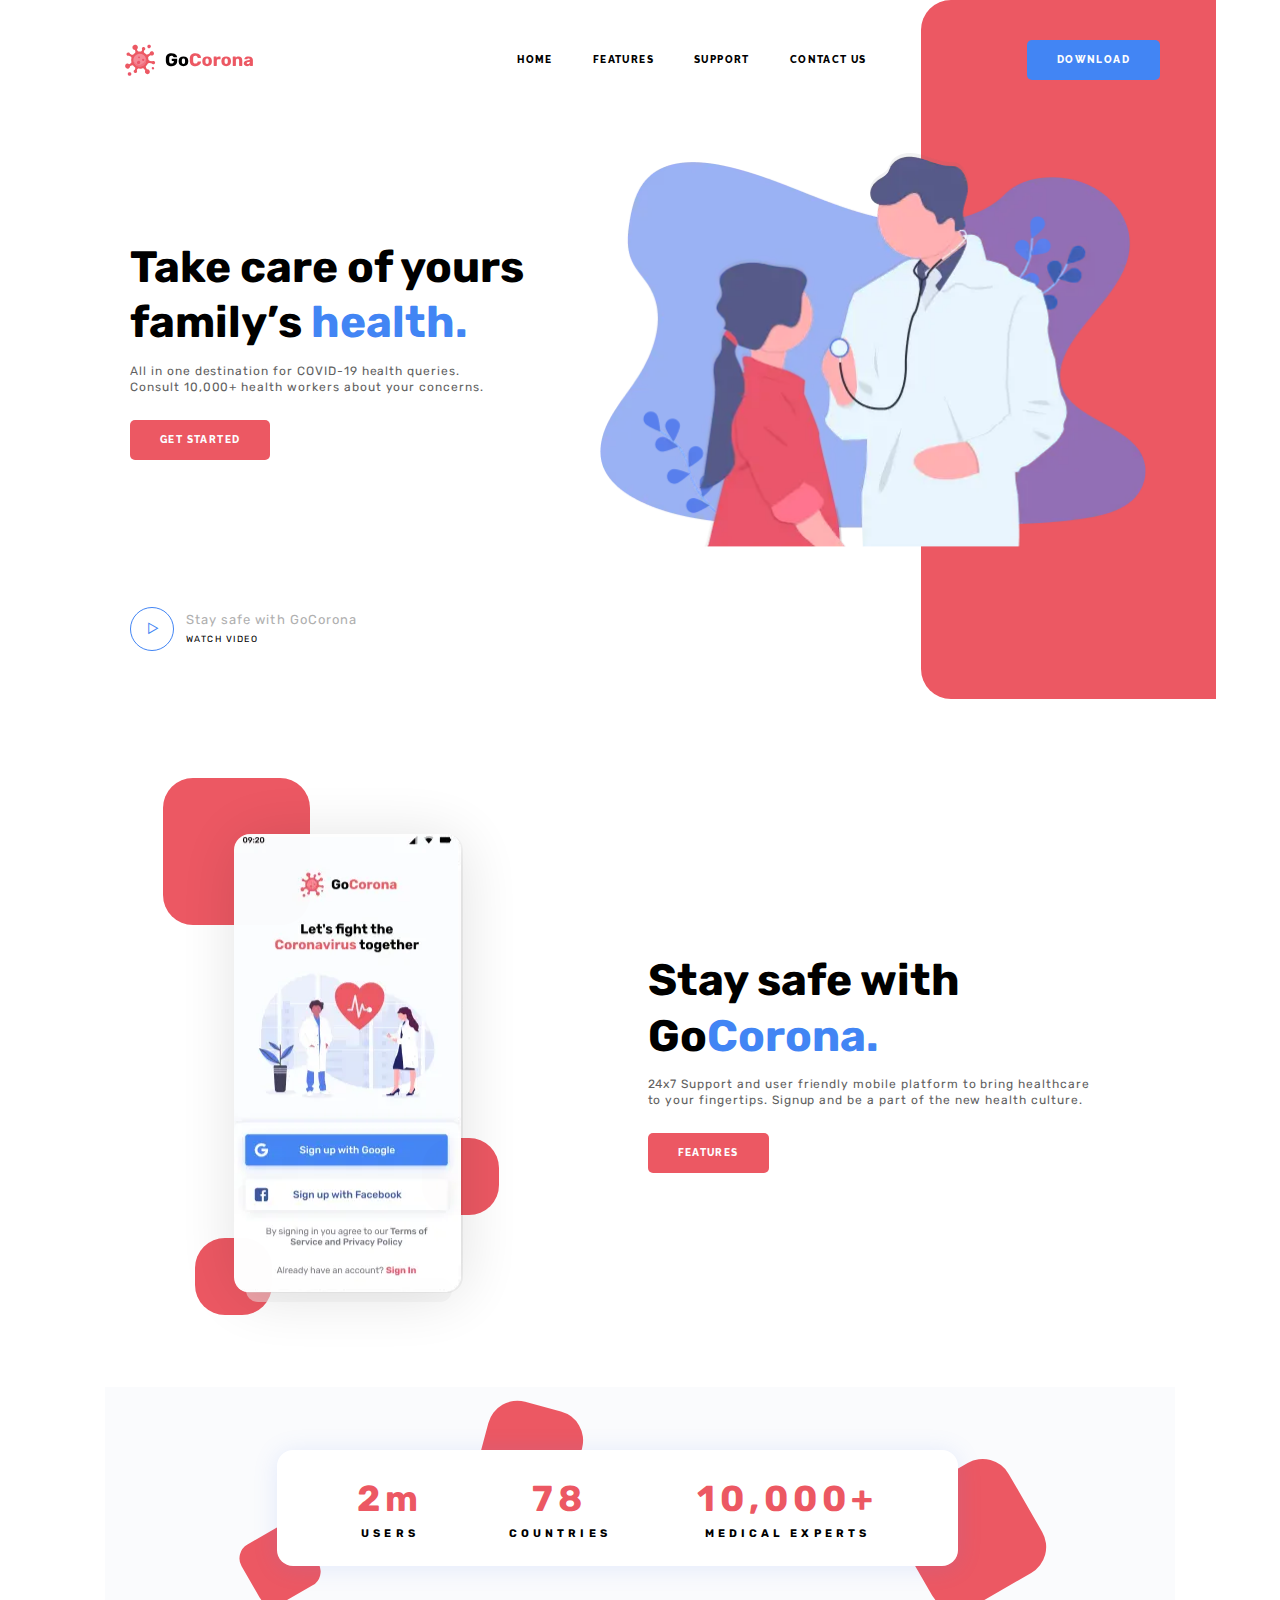
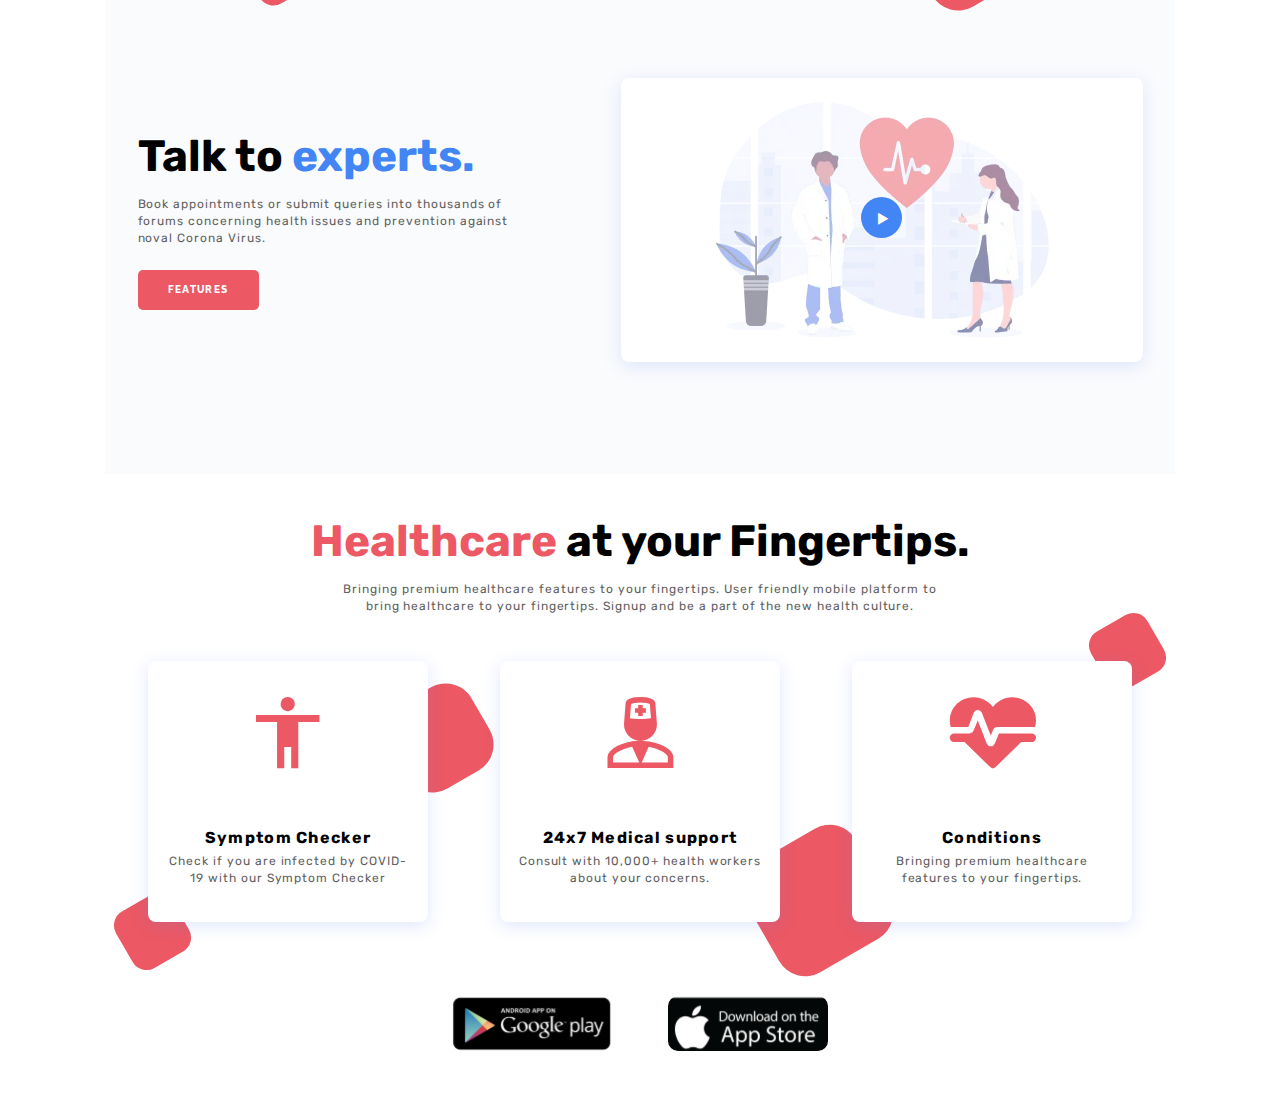
<file: index.html>
<!DOCTYPE html>
<html lang="en">

<head>
	<title>HomePage</title>
	<meta charset="UTF-8">
	<meta name="format-detection" content="telephone=no">
	<!-- <style>body{opacity: 0;}</style> -->
	<link rel="stylesheet" href="css/style.min.css?_v=20230410224510">
	<link rel="shortcut icon" href="favicon.ico">
	<!-- <meta name="robots" content="noindex, nofollow"> -->
	<meta name="viewport" content="width=device-width, initial-scale=1.0">
</head>

<body>
	<div class="wrapper">
		<header class="header">
			<div class="header__container">
				<a href="" class="header__logo">
					<img src="img/logo.svg" alt="">
				</a>
				<div class="header__menu menu">
					<nav class="menu__body">
						<ul class="menu__list">
							<li class="menu__item"><a href="" class="menu__link">HOME</a></li>
							<li class="menu__item"><a href="" class="menu__link">FEATURES</a></li>
							<li class="menu__item"><a href="" class="menu__link">SUPPORT</a></li>
							<li class="menu__item"><a href="" class="menu__link">CONTACT US</a></li>
						</ul>
					</nav>
				</div>
				<a href="" class="header__button _button">DOWNLOAD</a>
				<button type="button" class="menu__icon icon-menu"><span></span></button>
			</div>
		</header>
		<main class="page">
			<section class="page__main main">
				<div class="main__container">
					<div class="main__body">
						<div class="main__column body_column">
							<h1 class="body_column__title _title">Take care of yours family’s <span>health.</span></h1>
							<div class="body_column__text _text">All in one destination for COVID-19 health queries.<br> Consult 10,000+ health workers about your concerns.</div>
							<a href="" class="body_column__button _button">GET STARTED</a>
						</div>
						<div class="main__image">
							<picture><source srcset="img/main/main.webp" type="image/webp"><img src="img/main/main.png" alt=""></picture>
						</div>
					</div>
					<div class="main__bottom bottom-main">
						<a href="" class="bottom-main__icon _icon-play-blue"></a>
						<div class="bottom-main__body">
							<div class="bottom-main__name">Stay safe with GoCorona</div>
							<div class="bottom-main__text">Watch Video</div>
						</div>
					</div>
				</div>
			</section>
			<section class="page__stay stay">
				<div class="stay__container">
					<div class="stay__image">
						<div class="stay__cub stay_cub-1 _cub"></div>
						<div class="stay__cub stay_cub-2 _cub"></div>
						<div class="stay__cub stay_cub-3 _cub"></div>
						<div class="stay__img">
						</div>

					</div>
					<div class="stay__body body_column">
						<h2 class="body_column__title _title">Stay safe with Go<span>Corona.</span></h2>
						<div class="body_column__text _text">24x7 Support and user friendly mobile platform to bring healthcare to your fingertips. Signup and be a part of the new
							health culture.</div>
						<a href="" class="body_column__button _button">Features</a>
					</div>
				</div>
			</section>
			<section class="page__talk talk">
				<div class="talk__container">
					<div class="talk__label label-talk">
						<div class="label-talk__cub talk_cub-1 _cub"></div>
						<div class="label-talk__cub talk_cub-2 _cub"></div>
						<div class="label-talk__cub talk_cub-3 _cub"></div>
						<div class="label-talk__items">

							<div class="label-talk__item">
								<h3 class="label-talk__title">2m</h3>
								<div class="label-talk__text">Users</div>
							</div>
							<div class="label-talk__item">
								<h3 class="label-talk__title">78</h3>
								<div class="label-talk__text">Countries</div>
							</div>
							<div class="label-talk__item">
								<h3 class="label-talk__title">10,000+</h3>
								<div class="label-talk__text">Medical experts</div>
							</div>
						</div>
					</div>
					<div class="talk__body">
						<div class="talk__column body_column">
							<h2 class="body_column__title _title">Talk to <span>experts.</span></h2>
							<div class="body_column__text _text">Book appointments or submit queries into thousands of forums concerning health issues and prevention against noval
								Corona Virus.</div>
							<a href="" class="body_column__button _button">Features</a>
						</div>
						<div class="talk__image">
							<div class="talk__img">
								<div class="talk__icon _icon-play"></div>
								<picture><source srcset="img/talk/01.webp" type="image/webp"><img src="img/talk/01.png" alt="image"></picture>
							</div>
						</div>
					</div>
				</div>
			</section>
			<section class="page__healthcare healthcare">
				<div class="healthcare__container">
					<div class="healthcare__body body_column">
						<h2 class="body_column__title _title"><span>Healthcare </span>at your Fingertips.</h2>
						<div class="body_column__text _text">Bringing premium healthcare features to your fingertips. User friendly mobile platform to bring healthcare to your
							fingertips. Signup and be a part of the new health culture.</div>
					</div>
					<div class="healthcare__items">
						<div class="healthcare__item item-healthcare">
							<div class="item-healthcare__icon _icon-person"></div>
							<h3 class="item-healthcare__title">Symptom Checker</h3>
							<div class="item-healthcare__text _text">Check if you are infected by COVID-19 with our Symptom Checker</div>
						</div>
						<div class="healthcare__item item-healthcare">
							<div class="item-healthcare__icon _icon-medical"></div>
							<h3 class="item-healthcare__title">24x7 Medical support</h3>
							<div class="item-healthcare__text _text">Consult with 10,000+ health workers about your concerns.</div>
						</div>
						<div class="healthcare__item item-healthcare">
							<div class="item-healthcare__icon _icon-health"></div>
							<h3 class="item-healthcare__title">Conditions</h3>
							<div class="item-healthcare__text _text">Bringing premium healthcare features to your fingertips.</div>
						</div>
					</div>
				</div>
			</section>
		</main>
		<footer class="footer">
			<div class="footer__container">
				<div class="footer__links">
					<a href="" class="footer__link">
						<img src="img/footer/01.svg" alt="">
					</a>
					<a href="" class="footer__link">
						<img src="img/footer/02.svg" alt="">
					</a>
				</div>
			</div>
		</footer>
	</div>
	<script src="js/app.min.js?_v=20230410224510"></script>
</body>

</html>
</file>
<file: css/style.min.css>
@charset "UTF-8";@import url(https://fonts.googleapis.com/css?family=Rubik:regular,700&display=swap);@import url(https://fonts.googleapis.com/css?family=Raleway:700,800&display=swap);@font-face{font-family:icons;font-display:swap;src:url(../fonts/icons.woff2) format("woff2"),url(../fonts/icons.woff) format("woff");font-weight:400;font-style:normal}[class*=_icon-]:before{font-family:icons;font-style:normal;font-weight:400;font-variant:normal;text-transform:none;line-height:1;-webkit-font-smoothing:antialiased;-moz-osx-font-smoothing:grayscale}[class*=_icon-]:before{display:block}._icon-play-blue:before{content:"\e904";color:#4285f4}._icon-health:before{content:"\e900"}._icon-medical:before{content:"\e901"}._icon-person:before{content:"\e902"}._icon-play:before{content:"\e903"}*{padding:0;margin:0;border:0}*,:after,:before{-webkit-box-sizing:border-box;box-sizing:border-box}body,html{height:100%;min-width:320px}body{color:#616161;line-height:1;font-family:Rubik;font-size:.75rem;-ms-text-size-adjust:100%;-moz-text-size-adjust:100%;-webkit-text-size-adjust:100%;-webkit-font-smoothing:antialiased;-moz-osx-font-smoothing:grayscale}button,input,textarea{font-family:Rubik;font-size:inherit}button{cursor:pointer;color:inherit;background-color:transparent}a{color:inherit;text-decoration:none}ul li{list-style:none}img{vertical-align:top}h1,h2,h3,h4,h5,h6{font-weight:inherit;font-size:inherit}.lock body{overflow:hidden;-ms-touch-action:none;touch-action:none;-ms-scroll-chaining:none;overscroll-behavior:none}.wrapper{min-height:100%;display:-webkit-box;display:-ms-flexbox;display:flex;-webkit-box-orient:vertical;-webkit-box-direction:normal;-ms-flex-direction:column;flex-direction:column;overflow:hidden}@supports (overflow:clip){.wrapper{overflow:clip}}.wrapper>main{-webkit-box-flex:1;-ms-flex:1 1 auto;flex:1 1 auto}.wrapper>*{min-width:0}[class*=__container]{max-width:66.875rem;margin:0 auto;padding:0 .9375rem}[class*=-ibg]{position:relative}[class*=-ibg] img{position:absolute;width:100%;height:100%;top:0;left:0;-o-object-fit:cover;object-fit:cover}[class*=-ibg_contain] img{-o-object-fit:contain;object-fit:contain}._button{border-radius:.3125rem;padding:.875rem 1.875rem;font-family:Raleway;font-weight:800;font-size:.625rem;line-height:1.2;text-align:center;letter-spacing:.14em;text-transform:uppercase;color:#fcfdfe;background:#ec5863;-webkit-transition:all .3s ease 0s;-o-transition:all .3s ease 0s;transition:all .3s ease 0s}._title{color:#000;font-weight:700;font-size:44px;line-height:1.26}._text{line-height:1.38;letter-spacing:.08em}._cub{position:absolute;background:#ec5863;border-radius:1.875rem}.body_column{max-width:28.75rem;display:-webkit-box;display:-ms-flexbox;display:flex;-webkit-box-orient:vertical;-webkit-box-direction:normal;-ms-flex-direction:column;flex-direction:column;-webkit-box-pack:center;-ms-flex-pack:center;justify-content:center;-webkit-box-align:start;-ms-flex-align:start;align-items:flex-start;margin-right:.625rem}.body_column__title:not(:last-child){margin-bottom:.75rem}.body_column__text:not(:last-child){margin-bottom:1.5rem}.header{z-index:999}.header__container{display:-webkit-box;display:-ms-flexbox;display:flex;height:7.5rem;-webkit-box-pack:center;-ms-flex-pack:center;justify-content:center;-webkit-box-align:center;-ms-flex-align:center;align-items:center;gap:.9375rem}.header__logo{z-index:999;-webkit-transition:all .2s ease 0s;-o-transition:all .2s ease 0s;transition:all .2s ease 0s}.header__menu{-webkit-box-flex:1;-ms-flex:1 1 auto;flex:1 1 auto}.header__button{z-index:999;background:#4285f4;-webkit-transition:all .3s ease 0s;-o-transition:all .3s ease 0s;transition:all .3s ease 0s}.menu__list{display:-webkit-box;display:-ms-flexbox;display:flex;-webkit-box-pack:end;-ms-flex-pack:end;justify-content:end;-ms-flex-wrap:wrap;flex-wrap:wrap}.menu__item{font-family:Raleway;font-weight:800;font-size:.625rem;line-height:1.2;letter-spacing:.14em;color:#000;-webkit-transition:all .3s ease 0s;-o-transition:all .3s ease 0s;transition:all .3s ease 0s}.icon-menu{display:none}.footer__container{margin-top:2.125rem;margin-bottom:2.875rem}.footer__links{display:-webkit-box;display:-ms-flexbox;display:flex;-webkit-box-pack:center;-ms-flex-pack:center;justify-content:center;-webkit-box-align:center;-ms-flex-align:center;align-items:center;-ms-flex-wrap:wrap;flex-wrap:wrap}.footer__link{width:10rem;height:3.4375rem;-webkit-transition:all .3s ease 0s;-o-transition:all .3s ease 0s;transition:all .3s ease 0s;overflow:hidden;border-radius:.625rem}.footer__link img{width:100%}.footer__link:nth-child(2) img{-webkit-transform:scale(1.2);-ms-transform:scale(1.2);transform:scale(1.2)}.main__container{max-width:72rem;padding-top:9.5625rem;margin-top:-7.5rem;position:relative}.main__container::before{content:"";position:absolute;top:0;right:0;height:100%;z-index:-1;border-radius:1.875rem 0 0 1.875rem;background-color:#ec5863}.main__body{display:-webkit-box;display:-ms-flexbox;display:flex}.main__body span{color:#4285f4}.main__image img{max-width:100%}.body-main{display:-webkit-box;display:-ms-flexbox;display:flex}.body-main__column{max-width:28.75rem;display:-webkit-box;display:-ms-flexbox;display:flex;-webkit-box-orient:vertical;-webkit-box-direction:normal;-ms-flex-direction:column;flex-direction:column;-webkit-box-pack:center;-ms-flex-pack:center;justify-content:center;-webkit-box-align:start;-ms-flex-align:start;align-items:flex-start;margin-right:.625rem}.body-main__title span{color:#4285f4}.body-main__title:not(:last-child){margin-bottom:.75rem}.body-main__text:not(:last-child){margin-bottom:1.5rem}.body-main__image img{max-width:100%}.bottom-main{display:-webkit-box;display:-ms-flexbox;display:flex;-webkit-box-align:center;-ms-flex-align:center;align-items:center;height:2.75rem}.bottom-main__icon{font-size:.8125rem;margin-right:.75rem;width:2.75rem;height:2.75rem;border-radius:50%;display:-webkit-box;display:-ms-flexbox;display:flex;-webkit-box-pack:center;-ms-flex-pack:center;justify-content:center;-webkit-box-align:center;-ms-flex-align:center;align-items:center;border:.0625rem solid #4285f4;-webkit-transition:all .3s ease 0s;-o-transition:all .3s ease 0s;transition:all .3s ease 0s}.bottom-main__icon::before{margin-left:.1875rem;-webkit-transition:color .3s ease 0s;-o-transition:color .3s ease 0s;transition:color .3s ease 0s}.bottom-main__name{font-size:.8125rem;line-height:1.26;letter-spacing:.08em;color:#b0b0b0}.bottom-main__name:not(:last-child){margin-bottom:.3125rem}.bottom-main__text{font-size:.5625rem;line-height:1.26;letter-spacing:.165em;text-transform:uppercase;color:#000}.stay__container{display:-webkit-box;display:-ms-flexbox;display:flex;-webkit-box-pack:center;-ms-flex-pack:center;justify-content:center;-webkit-box-align:center;-ms-flex-align:center;align-items:center}.stay__image{width:14.3125rem;height:28.6875rem;position:relative;margin-left:4.4375rem}.stay__image::before{content:"";background:rgba(240,240,240,.49);border-radius:1rem;width:12.875rem;height:1.5rem;position:absolute;left:.75rem;bottom:-.5625rem;z-index:1}.no-webp .stay__img{background:url(../img/stay/01.png) 50% 45% no-repeat}.stay__img{position:relative;width:14.3125rem;height:28.6875rem;-webkit-filter:drop-shadow(2px 4px 32px rgba(0, 0, 0, .12));filter:drop-shadow(2px 4px 32px rgba(0, 0, 0, .12));border-radius:1rem;z-index:99;opacity:.99}.stay__cub{z-index:-1}.stay_cub-1{left:-31%;top:-12%;width:9.1875rem;height:9.1875rem}.stay_cub-2{left:-17%;bottom:-5%;width:4.8125rem;height:4.8125rem}.stay_cub-3{right:-16%;bottom:17%;width:4.8125rem;height:4.8125rem;z-index:-1}.body_column span{color:#ec5863}.talk__container{background:#fafbfd;display:-webkit-box;display:-ms-flexbox;display:flex;-webkit-box-orient:vertical;-webkit-box-direction:normal;-ms-flex-direction:column;flex-direction:column;-webkit-box-pack:center;-ms-flex-pack:center;justify-content:center;-webkit-box-align:center;-ms-flex-align:center;align-items:center;margin-top:2.5625rem;padding-top:.75rem;margin-bottom:2.5rem}.talk__label{position:relative}.talk__body{display:-webkit-box;display:-ms-flexbox;display:flex;-webkit-box-pack:center;-ms-flex-pack:center;justify-content:center;-webkit-box-align:center;-ms-flex-align:center;align-items:center}.talk__column{max-width:24.5625rem}.talk__image{position:relative;-webkit-box-flex:1;-ms-flex:1 1 auto;flex:1 1 auto;background:#fff;-webkit-box-shadow:0 .25rem 1.125rem rgba(88,126,236,.18);box-shadow:0 .25rem 1.125rem rgba(88,126,236,.18);border-radius:.5rem;padding:1.5rem 5.875rem}.talk__icon{cursor:pointer;position:absolute;left:46%;top:42%;border-radius:50%;width:2.5625rem;height:2.5625rem;display:-webkit-box;display:-ms-flexbox;display:flex;-webkit-box-pack:center;-ms-flex-pack:center;justify-content:center;-webkit-box-align:center;-ms-flex-align:center;align-items:center;background-color:#4285f4;font-size:.75rem;color:#fff;-webkit-transition:all .3s ease 0s;-o-transition:all .3s ease 0s;transition:all .3s ease 0s}.talk__icon::before{margin-left:.25rem;margin-top:.1875rem}.label-talk{padding:3.1875rem 4.75rem 2.0625rem 1.9375rem}.label-talk__items{position:relative;background-color:#fff;display:-webkit-box;display:-ms-flexbox;display:flex;-webkit-box-pack:center;-ms-flex-pack:center;justify-content:center;-webkit-box-align:center;-ms-flex-align:center;align-items:center;-webkit-box-shadow:0 .125rem 1.5rem rgba(88,126,236,.15);box-shadow:0 .125rem 1.5rem rgba(88,126,236,.15);border-radius:1rem;padding:1.625rem 5rem;z-index:22}.label-talk__item{text-align:center}.label-talk__title{color:#ec5863;font-weight:700;font-size:2.25rem;line-height:1.2777777778;letter-spacing:.14em}.label-talk__title:not(:last-child){margin-bottom:.3125rem}.label-talk__text{font-weight:700;font-size:.6875rem;line-height:1.1818181818;letter-spacing:.37em;text-transform:uppercase;color:#000}.talk_cub-1{-webkit-transform:rotate(105deg);-ms-transform:rotate(105deg);transform:rotate(105deg);top:3%;left:30%;width:6.06rem;height:6.06rem;z-index:1}.talk_cub-2{-webkit-transform:rotate(-30deg);-ms-transform:rotate(-30deg);transform:rotate(-30deg);bottom:0;left:0;width:4.234375rem;height:4.234375rem;border-radius:1rem;z-index:1}.talk_cub-3{-webkit-transform:rotate(-30deg);-ms-transform:rotate(-30deg);transform:rotate(-30deg);bottom:0;right:0;width:7.966875rem;height:7.966875rem;z-index:1}.body_column span{color:#4285f4}.healthcare__container{margin-top:2.5rem;margin-bottom:2.5rem;display:-ms-grid;display:grid;-webkit-box-pack:stretch;-ms-flex-pack:stretch;justify-content:stretch;-webkit-box-align:center;-ms-flex-align:center;align-items:center}.healthcare__body{-webkit-box-align:center;-ms-flex-align:center;align-items:center;min-width:100%;text-align:center}.healthcare__body span{color:#ec5863}.healthcare__body .body_column__text{max-width:37.5rem}.healthcare__items{display:-webkit-box;display:-ms-flexbox;display:flex;-webkit-box-pack:center;-ms-flex-pack:center;justify-content:center;-webkit-box-align:start;-ms-flex-align:start;align-items:start;text-align:center}.healthcare__item:first-child::after{content:"";position:absolute;left:-10%;bottom:-16%;background:#ec5863;border-radius:1rem;-webkit-transform:rotate(-30deg);-ms-transform:rotate(-30deg);transform:rotate(-30deg);width:4.0625rem;height:4.0625rem;z-index:-1}.healthcare__item:first-child::before{content:"";position:absolute;right:-21%;top:11%;background:#ec5863;border-radius:1.875rem;-webkit-transform:rotate(-30deg);-ms-transform:rotate(-30deg);transform:rotate(-30deg);width:6rem;height:6rem;z-index:-1}.healthcare__item:nth-child(2)::before{content:"";position:absolute;right:-36%;bottom:-16%;background:#ec5863;border-radius:1.875rem;-webkit-transform:rotate(-30deg);-ms-transform:rotate(-30deg);transform:rotate(-30deg);width:7.9375rem;height:7.9375rem;z-index:-1}.healthcare__item:nth-child(3)::before{content:"";position:absolute;right:-10%;top:-16%;background:#ec5863;border-radius:1rem;-webkit-transform:rotate(-30deg);-ms-transform:rotate(-30deg);transform:rotate(-30deg);width:4.0625rem;height:4.0625rem;z-index:-1}.item-healthcare{max-width:17.5rem;padding:2.25rem 1.125rem;display:-webkit-box;display:-ms-flexbox;display:flex;-webkit-box-orient:vertical;-webkit-box-direction:normal;-ms-flex-direction:column;flex-direction:column;-webkit-box-pack:center;-ms-flex-pack:center;justify-content:center;-webkit-box-align:center;-ms-flex-align:center;align-items:center;background:#fff;position:relative;-webkit-box-shadow:0 .25rem 1.125rem rgba(88,126,236,.18);box-shadow:0 .25rem 1.125rem rgba(88,126,236,.18);border-radius:.5rem}.item-healthcare__icon{color:#ec5863;font-size:4.5rem}.item-healthcare__icon:not(:last-child){margin-bottom:3.625rem}.item-healthcare__title{font-weight:700;font-size:1rem;line-height:1.38;letter-spacing:.08em;color:#000}.item-healthcare__title:not(:last-child){margin-bottom:.25rem}@media (min-width:66.875em){._title{font-size:2.75rem}.menu__list{gap:2.5rem}.footer__links{gap:3.5rem}.main__container{padding-bottom:3rem}.main__container::before{width:18.4375rem}.main__body{margin-bottom:3.75rem}.stay__container{margin-top:8.4375rem}.stay__container{margin-bottom:5.875rem}.talk__container{padding-bottom:7rem}.talk__body{gap:5rem}.talk__image{padding-right:5.875rem}.talk__image{padding-left:5.875rem}.label-talk{margin-bottom:4.9375rem}.label-talk__title{font-size:2.25rem}.healthcare__body:not(:last-child){margin-bottom:2.9375rem}.healthcare__items{gap:4.5rem}}@media (min-width:72em){.menu__list{margin-right:9.0625rem}.main__container{padding-right:4.375rem}.main__container{padding-left:4.125rem}.stay__image{margin-right:11.5625rem}.label-talk{padding-right:4.75rem}.label-talk{padding-left:1.9375rem}.label-talk__items{gap:5.375rem}}@media (max-width:20em){._title{font-size:1.875rem}.menu__list{gap:.9375rem}.footer__links{gap:1.25rem}.main__container{padding-bottom:1.875rem}.main__container::before{width:5rem}.main__body{margin-bottom:1.25rem}.stay__container{margin-top:1.875rem}.stay__container{margin-bottom:1.875rem}.talk__container{padding-bottom:2.5rem}.talk__body{gap:1.25rem}.talk__image{padding-right:2.5rem}.talk__image{padding-left:2.5rem}.label-talk{margin-bottom:3.125rem}.label-talk__title{font-size:1.5625rem}.healthcare__body:not(:last-child){margin-bottom:1.875rem}.healthcare__items{gap:1.875rem}}@media (max-width:61.99875em){.header__container{height:5.625rem}.main__container{margin-top:-5.625rem;padding-top:7.6875rem}}@media (max-width:47.99875em){.header__container{height:3.75rem}.menu__body{position:fixed;left:-200%;top:0;height:100%;width:100%;background-color:#ec5863;-webkit-transition:all .3s ease 0s;-o-transition:all .3s ease 0s;transition:all .3s ease 0s;overflow:auto}.menu__body::before{content:"";position:fixed;left:-200%;top:0;width:100%;height:3.75rem;background:#616161;-webkit-transition:all .3s ease 0s;-o-transition:all .3s ease 0s;transition:all .3s ease 0s}.menu-open .menu__body{left:0}.menu-open .menu__body::before{left:0}.menu__list{padding:5.625rem 2.5rem;-webkit-box-orient:vertical;-webkit-box-direction:normal;-ms-flex-direction:column;flex-direction:column;-webkit-box-align:center;-ms-flex-align:center;align-items:center;row-gap:1.875rem}.menu__item{font-size:1.875rem;color:#fff}.icon-menu{display:block;position:relative;width:1.875rem;height:1.125rem;z-index:5}.icon-menu span,.icon-menu::after,.icon-menu::before{content:"";-webkit-transition:all .3s ease 0s;-o-transition:all .3s ease 0s;transition:all .3s ease 0s;right:0;position:absolute;width:100%;height:.125rem;background-color:#000}.icon-menu::before{top:0}.icon-menu::after{bottom:0}.icon-menu span{top:calc(50% - .0625rem)}.menu-open .icon-menu span{width:0}.menu-open .icon-menu::before{top:calc(50% - .0625rem);-webkit-transform:rotate(-45deg);-ms-transform:rotate(-45deg);transform:rotate(-45deg)}.menu-open .icon-menu::after{bottom:calc(50% - .0625rem);-webkit-transform:rotate(45deg);-ms-transform:rotate(45deg);transform:rotate(45deg)}.main__container{margin-top:-3.75rem;padding-top:5.1875rem}.stay__container{-webkit-box-orient:vertical;-webkit-box-direction:reverse;-ms-flex-direction:column-reverse;flex-direction:column-reverse;row-gap:5rem}.stay__image{margin-right:0;margin-left:0;display:-webkit-box;display:-ms-flexbox;display:flex;-webkit-box-pack:center;-ms-flex-pack:center;justify-content:center;-webkit-box-align:center;-ms-flex-align:center;align-items:center;padding-left:0;padding-top:0;z-index:1}.talk__body{-webkit-box-orient:vertical;-webkit-box-direction:normal;-ms-flex-direction:column;flex-direction:column}.talk__img img{width:100%}.label-talk__items{-ms-flex-wrap:wrap;flex-wrap:wrap;-ms-flex-pack:distribute;justify-content:space-around;gap:1.25rem}.healthcare__items{-ms-flex-wrap:wrap;flex-wrap:wrap}.healthcare__item:nth-child(3)::before{left:-10%}}@media (max-width:47.99875em) and (any-hover:none){.icon-menu{cursor:default}}@media (max-width:42.5em){.label-talk{padding-right:.0000000625rem}.label-talk{padding-left:.0000000625rem}}@media (max-width:29.99875em){.header__button{padding:.3125rem .8125rem;font-size:0}.header__button::before{content:"";display:block;background:url(../img/download.svg) center no-repeat;height:1.875rem;width:1.875rem;color:#fff}.main__container::before{border-radius:.625rem 0 0 .625rem}.main__body{-webkit-box-orient:vertical;-webkit-box-direction:normal;-ms-flex-direction:column;flex-direction:column;row-gap:1.875rem}.body-main{-webkit-box-orient:vertical;-webkit-box-direction:normal;-ms-flex-direction:column;flex-direction:column;row-gap:1.875rem}}@media (min-width:20em) and (max-width:66.875em){@supports (font-size:clamp(1.875rem ,1.5016666667rem + 1.8666666667vw ,2.75rem)){._title{font-size:clamp(1.875rem ,1.5016666667rem + 1.8666666667vw ,2.75rem)}}@supports not (font-size:clamp(1.875rem ,1.5016666667rem + 1.8666666667vw ,2.75rem)){._title{font-size:calc(1.875rem + .875 * (100vw - 20rem)/ 46.875)}}@supports (gap:clamp(0.9375rem ,0.2708333333rem + 3.3333333333vw ,2.5rem)){.menu__list{gap:clamp(.9375rem ,.2708333333rem + 3.3333333333vw ,2.5rem)}}@supports not (gap:clamp(0.9375rem ,0.2708333333rem + 3.3333333333vw ,2.5rem)){.menu__list{gap:calc(.9375rem + 1.5625 * (100vw - 20rem)/ 46.875)}}@supports (gap:clamp(1.25rem ,0.29rem + 4.8vw ,3.5rem)){.footer__links{gap:clamp(1.25rem ,.29rem + 4.8vw ,3.5rem)}}@supports not (gap:clamp(1.25rem ,0.29rem + 4.8vw ,3.5rem)){.footer__links{gap:calc(1.25rem + 2.25 * (100vw - 20rem)/ 46.875)}}@supports (padding-bottom:clamp(1.875rem ,1.395rem + 2.4vw ,3rem)){.main__container{padding-bottom:clamp(1.875rem ,1.395rem + 2.4vw ,3rem)}}@supports not (padding-bottom:clamp(1.875rem ,1.395rem + 2.4vw ,3rem)){.main__container{padding-bottom:calc(1.875rem + 1.125 * (100vw - 20rem)/ 46.875)}}@supports (width:clamp(5rem ,-0.7333333333rem + 28.6666666667vw ,18.4375rem)){.main__container::before{width:clamp(5rem ,-.7333333333rem + 28.6666666667vw ,18.4375rem)}}@supports not (width:clamp(5rem ,-0.7333333333rem + 28.6666666667vw ,18.4375rem)){.main__container::before{width:calc(5rem + 13.4375 * (100vw - 20rem)/ 46.875)}}@supports (margin-bottom:clamp(1.25rem ,0.1833333333rem + 5.3333333333vw ,3.75rem)){.main__body{margin-bottom:clamp(1.25rem ,.1833333333rem + 5.3333333333vw ,3.75rem)}}@supports not (margin-bottom:clamp(1.25rem ,0.1833333333rem + 5.3333333333vw ,3.75rem)){.main__body{margin-bottom:calc(1.25rem + 2.5 * (100vw - 20rem)/ 46.875)}}@supports (margin-top:clamp(1.875rem ,-0.925rem + 14vw ,8.4375rem)){.stay__container{margin-top:clamp(1.875rem ,-.925rem + 14vw ,8.4375rem)}}@supports not (margin-top:clamp(1.875rem ,-0.925rem + 14vw ,8.4375rem)){.stay__container{margin-top:calc(1.875rem + 6.5625 * (100vw - 20rem)/ 46.875)}}@supports (margin-bottom:clamp(1.875rem ,0.1683333333rem + 8.5333333333vw ,5.875rem)){.stay__container{margin-bottom:clamp(1.875rem ,.1683333333rem + 8.5333333333vw ,5.875rem)}}@supports not (margin-bottom:clamp(1.875rem ,0.1683333333rem + 8.5333333333vw ,5.875rem)){.stay__container{margin-bottom:calc(1.875rem + 4 * (100vw - 20rem)/ 46.875)}}@supports (padding-bottom:clamp(2.5rem ,0.58rem + 9.6vw ,7rem)){.talk__container{padding-bottom:clamp(2.5rem ,.58rem + 9.6vw ,7rem)}}@supports not (padding-bottom:clamp(2.5rem ,0.58rem + 9.6vw ,7rem)){.talk__container{padding-bottom:calc(2.5rem + 4.5 * (100vw - 20rem)/ 46.875)}}@supports (gap:clamp(1.25rem ,-0.35rem + 8vw ,5rem)){.talk__body{gap:clamp(1.25rem ,-.35rem + 8vw ,5rem)}}@supports not (gap:clamp(1.25rem ,-0.35rem + 8vw ,5rem)){.talk__body{gap:calc(1.25rem + 3.75 * (100vw - 20rem)/ 46.875)}}@supports (padding-right:clamp(2.5rem ,1.06rem + 7.2vw ,5.875rem)){.talk__image{padding-right:clamp(2.5rem ,1.06rem + 7.2vw ,5.875rem)}}@supports not (padding-right:clamp(2.5rem ,1.06rem + 7.2vw ,5.875rem)){.talk__image{padding-right:calc(2.5rem + 3.375 * (100vw - 20rem)/ 46.875)}}@supports (padding-left:clamp(2.5rem ,1.06rem + 7.2vw ,5.875rem)){.talk__image{padding-left:clamp(2.5rem ,1.06rem + 7.2vw ,5.875rem)}}@supports not (padding-left:clamp(2.5rem ,1.06rem + 7.2vw ,5.875rem)){.talk__image{padding-left:calc(2.5rem + 3.375 * (100vw - 20rem)/ 46.875)}}@supports (margin-bottom:clamp(3.125rem ,2.3516666667rem + 3.8666666667vw ,4.9375rem)){.label-talk{margin-bottom:clamp(3.125rem ,2.3516666667rem + 3.8666666667vw ,4.9375rem)}}@supports not (margin-bottom:clamp(3.125rem ,2.3516666667rem + 3.8666666667vw ,4.9375rem)){.label-talk{margin-bottom:calc(3.125rem + 1.8125 * (100vw - 20rem)/ 46.875)}}@supports (font-size:clamp(1.5625rem ,1.2691666667rem + 1.4666666667vw ,2.25rem)){.label-talk__title{font-size:clamp(1.5625rem ,1.2691666667rem + 1.4666666667vw ,2.25rem)}}@supports not (font-size:clamp(1.5625rem ,1.2691666667rem + 1.4666666667vw ,2.25rem)){.label-talk__title{font-size:calc(1.5625rem + .6875 * (100vw - 20rem)/ 46.875)}}@supports (margin-bottom:clamp(1.875rem ,1.4216666667rem + 2.2666666667vw ,2.9375rem)){.healthcare__body:not(:last-child){margin-bottom:clamp(1.875rem ,1.4216666667rem + 2.2666666667vw ,2.9375rem)}}@supports not (margin-bottom:clamp(1.875rem ,1.4216666667rem + 2.2666666667vw ,2.9375rem)){.healthcare__body:not(:last-child){margin-bottom:calc(1.875rem + 1.0625 * (100vw - 20rem)/ 46.875)}}@supports (gap:clamp(1.875rem ,0.755rem + 5.6vw ,4.5rem)){.healthcare__items{gap:clamp(1.875rem ,.755rem + 5.6vw ,4.5rem)}}@supports not (gap:clamp(1.875rem ,0.755rem + 5.6vw ,4.5rem)){.healthcare__items{gap:calc(1.875rem + 2.625 * (100vw - 20rem)/ 46.875)}}}@media (min-width:47.99875em) and (max-width:72em){@supports (margin-right:clamp(0.0000000625rem ,-18.1235838706rem + 37.7584498203vw ,9.0625rem)){.menu__list{margin-right:clamp(.0000000625rem ,-18.1235838706rem + 37.7584498203vw ,9.0625rem)}}@supports not (margin-right:clamp(0.0000000625rem ,-18.1235838706rem + 37.7584498203vw ,9.0625rem)){.menu__list{margin-right:calc(.0000000625rem + 9.0624999375 * (100vw - 47.99875rem)/ 24.00125)}}@supports (margin-right:clamp(3.125rem ,-13.7486817093rem + 35.1544190407vw ,11.5625rem)){.stay__image{margin-right:clamp(3.125rem ,-13.7486817093rem + 35.1544190407vw ,11.5625rem)}}@supports not (margin-right:clamp(3.125rem ,-13.7486817093rem + 35.1544190407vw ,11.5625rem)){.stay__image{margin-right:calc(3.125rem + 8.4375 * (100vw - 47.99875rem)/ 24.00125)}}@supports (gap:clamp(1.25rem ,-6.9993555023rem + 17.1866048643vw ,5.375rem)){.label-talk__items{gap:clamp(1.25rem ,-6.9993555023rem + 17.1866048643vw ,5.375rem)}}@supports not (gap:clamp(1.25rem ,-6.9993555023rem + 17.1866048643vw ,5.375rem)){.label-talk__items{gap:calc(1.25rem + 4.125 * (100vw - 47.99875rem)/ 24.00125)}}}@media (min-width:65em) and (max-width:72em){@supports (padding-right:clamp(0.0000000625rem ,-40.6249993571rem + 62.4999991071vw ,4.375rem)){.main__container{padding-right:clamp(.0000000625rem ,-40.6249993571rem + 62.4999991071vw ,4.375rem)}}@supports not (padding-right:clamp(0.0000000625rem ,-40.6249993571rem + 62.4999991071vw ,4.375rem)){.main__container{padding-right:calc(.0000000625rem + 4.3749999375 * (100vw - 65rem)/ 7)}}@supports (padding-left:clamp(0.0000000625rem ,-38.3035707857rem + 58.9285705357vw ,4.125rem)){.main__container{padding-left:clamp(.0000000625rem ,-38.3035707857rem + 58.9285705357vw ,4.125rem)}}@supports not (padding-left:clamp(0.0000000625rem ,-38.3035707857rem + 58.9285705357vw ,4.125rem)){.main__container{padding-left:calc(.0000000625rem + 4.1249999375 * (100vw - 65rem)/ 7)}}}@media (min-width:42.5em) and (max-width:72em){@supports (padding-right:clamp(0.0000000625rem ,-6.8432201864rem + 16.1016947034vw ,4.75rem)){.label-talk{padding-right:clamp(.0000000625rem ,-6.8432201864rem + 16.1016947034vw ,4.75rem)}}@supports not (padding-right:clamp(0.0000000625rem ,-6.8432201864rem + 16.1016947034vw ,4.75rem)){.label-talk{padding-right:calc(.0000000625rem + 4.7499999375 * (100vw - 42.5rem)/ 29.5)}}@supports (padding-left:clamp(0.0000000625rem ,-2.7913134068rem + 6.5677963983vw ,1.9375rem)){.label-talk{padding-left:clamp(.0000000625rem ,-2.7913134068rem + 6.5677963983vw ,1.9375rem)}}@supports not (padding-left:clamp(0.0000000625rem ,-2.7913134068rem + 6.5677963983vw ,1.9375rem)){.label-talk{padding-left:calc(.0000000625rem + 1.9374999375 * (100vw - 42.5rem)/ 29.5)}}}@media (any-hover:hover){._button:hover{background:#b9454d}.header__logo:hover{-webkit-transform:scale(1.02);-ms-transform:scale(1.02);transform:scale(1.02)}.header__button:hover{background:#3060ad}.menu__item:hover{text-decoration:underline}.footer__link:hover{-webkit-box-shadow:rgba(0,0,0,.671) 0 5px 15px;box-shadow:rgba(0,0,0,.671) 0 5px 15px}.bottom-main__icon:hover{border-color:#ec5863}.bottom-main__icon:hover::before{color:#ec5863}.talk__icon:hover{background-color:#356cc5}}.webp .stay__img{background:url(../img/stay/01.webp) 50% 45% no-repeat}
</file>
